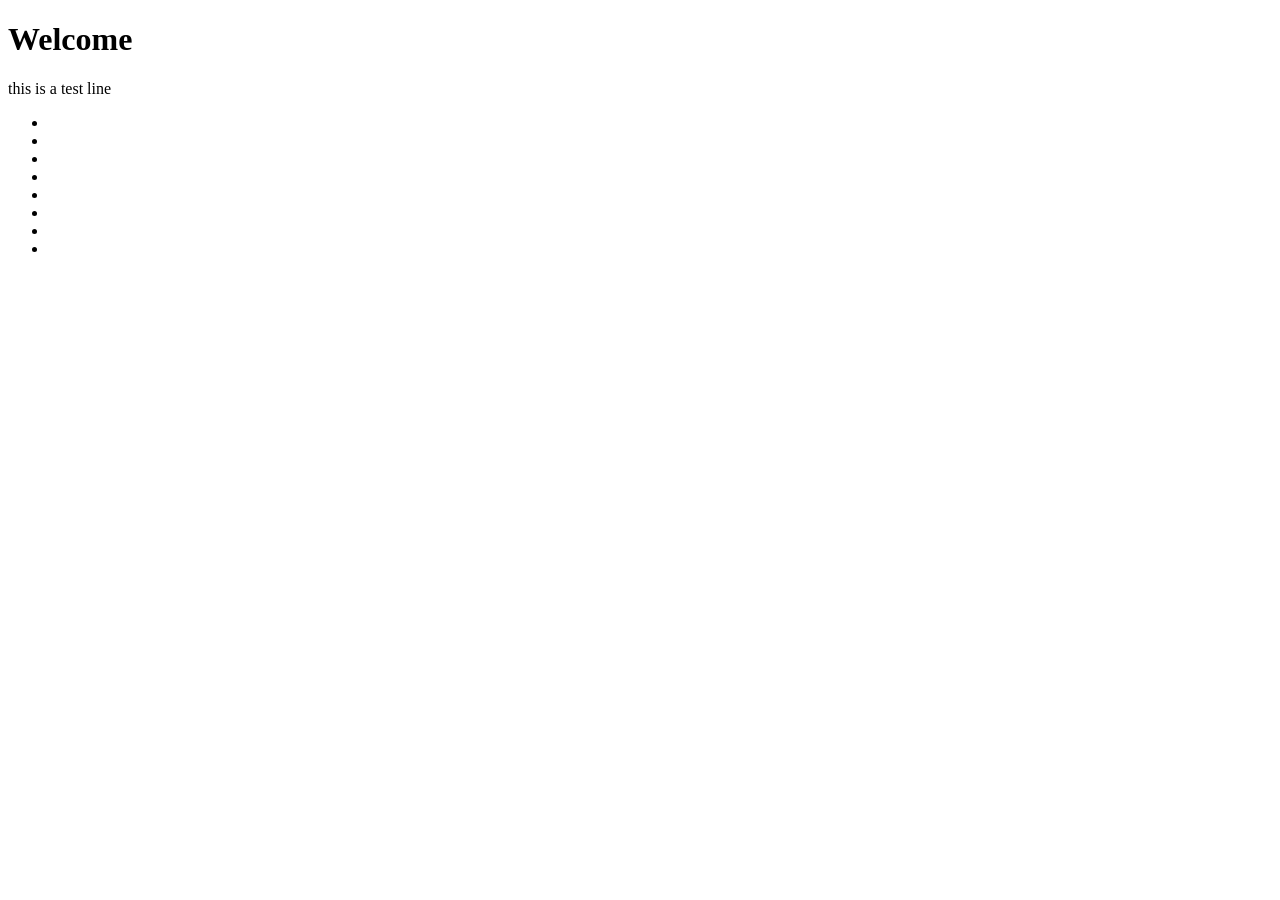
<file: index.html>
<!DOCTYPE html>
<html lang="en">
<head>
    <meta charset="UTF-8">
    <meta name="viewport" content="width=device-width, initial-scale=1.0">
    <title>My Page</title>
</head>
<body>
    <main>
        <h1>Welcome</h1>
        <p> this is a test line </p>
        <ul>
            <li></li>
            <li></li>
            <li></li>
            <li></li>
            <li></li>
            <li></li>
            <li></li>
            <li></li>
        </ul>
    </main>
</body>
</html>
</file>
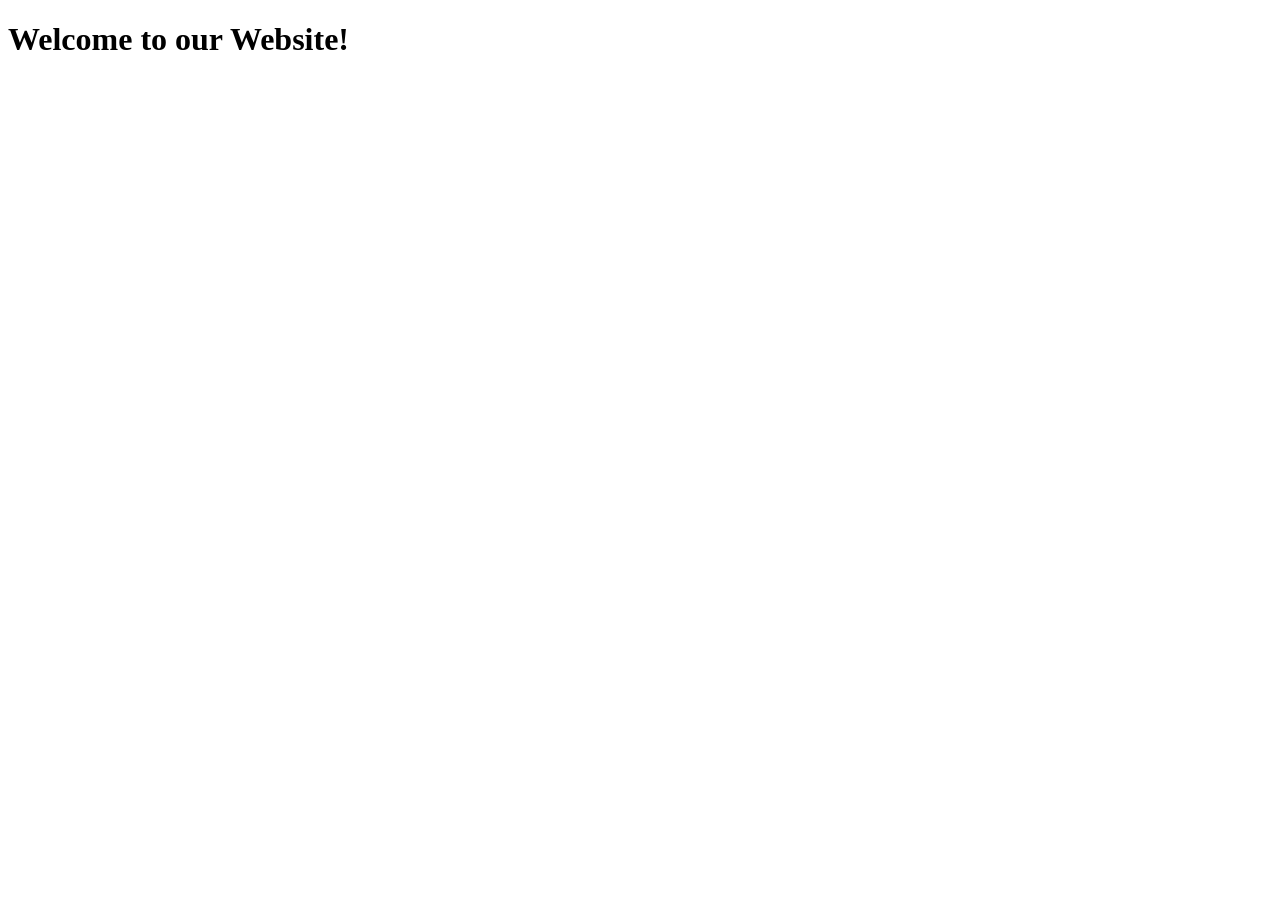
<file: Main_index.html>
<!DOCTYPE html>
<html lang="en">
<head>
    <meta charset="UTF-8">
    <meta name="viewport" content="width=device-width, initial-scale=1.0">
     <title>Website</title>
</head>
<body>
   <h1>Welcome to our Website!</h1>
</body>
</html>
</file>
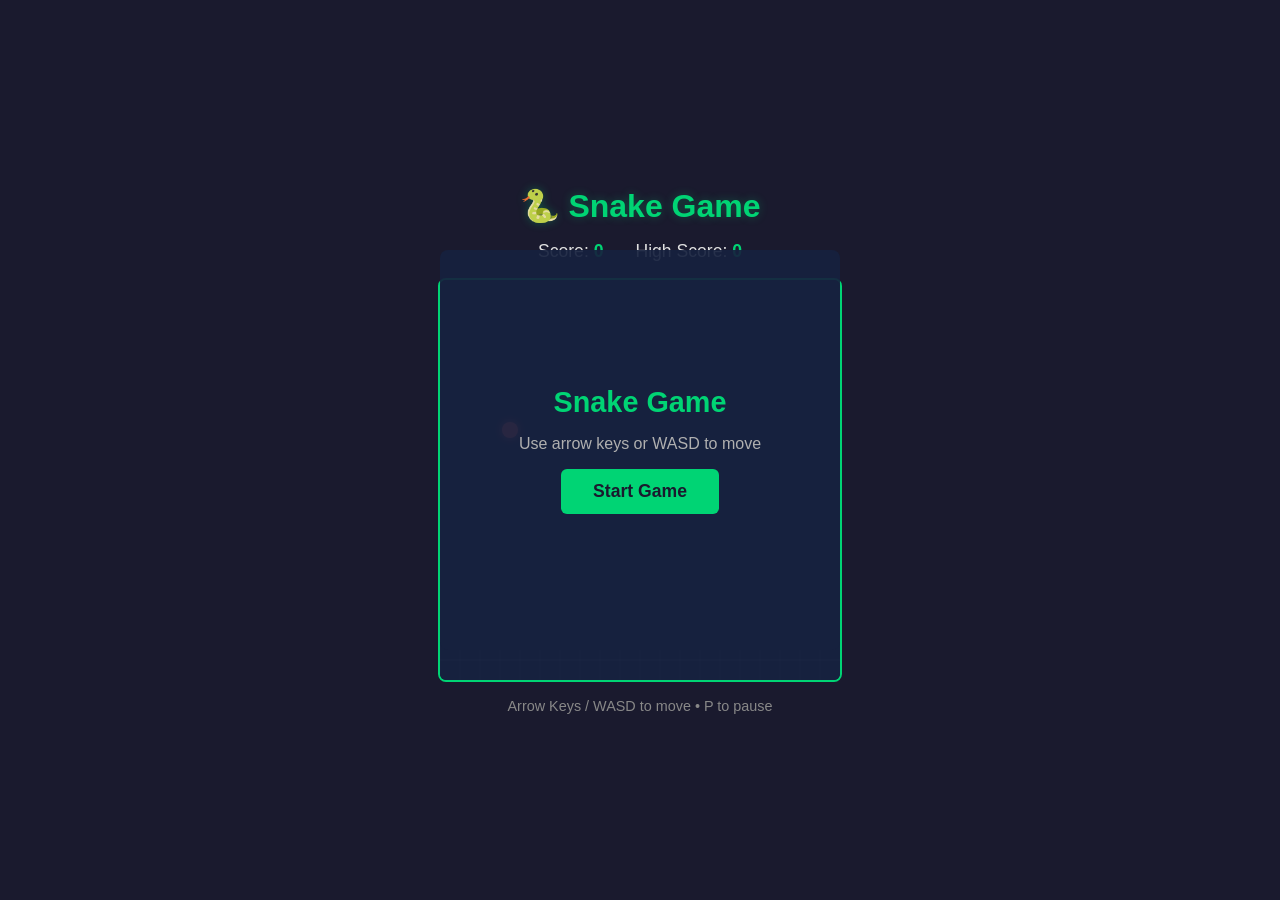
<file: snake.html>
<!DOCTYPE html>
<html lang="en">
<head>
    <meta charset="UTF-8">
    <meta name="viewport" content="width=device-width, initial-scale=1.0">
    <title>Snake Game</title>
    <link rel="stylesheet" href="snake.css">
</head>
<body>
    <div class="game-container">
        <h1>🐍 Snake Game</h1>
        <div class="score-board">
            <span>Score: <strong id="score">0</strong></span>
            <span>High Score: <strong id="high-score">0</strong></span>
        </div>
        <canvas id="game-canvas" width="400" height="400"></canvas>
        <div id="overlay" class="overlay">
            <div class="overlay-content">
                <h2 id="overlay-title">Snake Game</h2>
                <p id="overlay-message">Use arrow keys or WASD to move</p>
                <button id="start-btn">Start Game</button>
            </div>
        </div>
        <div class="controls">
            <p>Arrow Keys / WASD to move &bull; P to pause</p>
        </div>
        <div class="mobile-controls">
            <button class="control-btn" id="btn-up">▲</button>
            <div class="control-row">
                <button class="control-btn" id="btn-left">◀</button>
                <button class="control-btn" id="btn-down">▼</button>
                <button class="control-btn" id="btn-right">▶</button>
            </div>
        </div>
    </div>
    <script src="snake.js"></script>
</body>
</html>
</file>
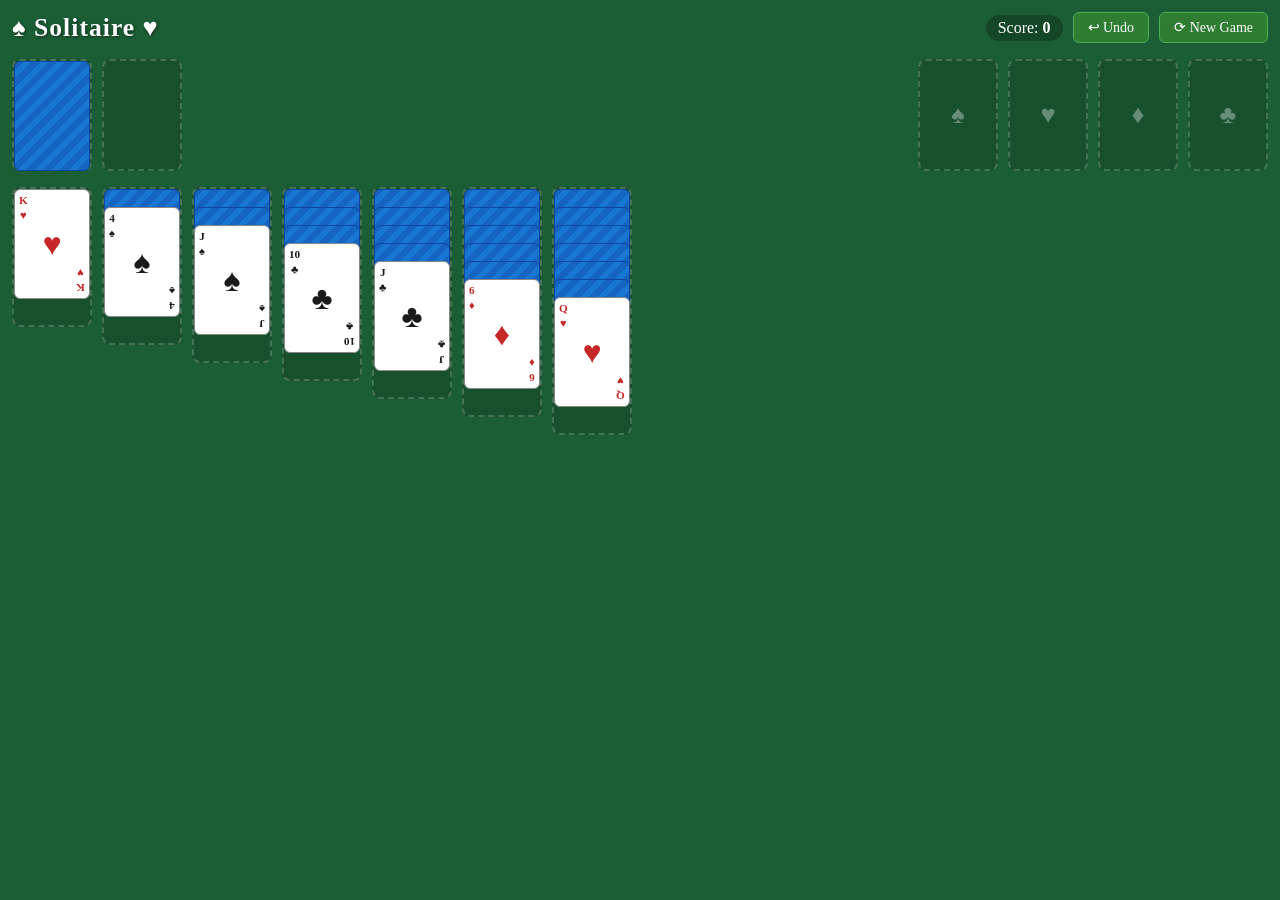
<file: solitaire.html>
<!DOCTYPE html>
<html lang="en">
<head>
  <meta charset="UTF-8">
  <meta name="viewport" content="width=device-width, initial-scale=1.0">
  <title>Solitaire</title>
  <link rel="stylesheet" href="solitaire.css">
</head>
<body>
  <div id="app">
    <header id="header">
      <h1>♠ Solitaire ♥</h1>
      <div class="controls">
        <span class="score-display">Score: <strong id="score">0</strong></span>
        <button id="btn-undo">↩ Undo</button>
        <button id="btn-new">⟳ New Game</button>
      </div>
    </header>

    <div id="top-row">
      <div id="stock" class="pile" title="Click to draw"></div>
      <div id="waste" class="pile"></div>
      <div class="spacer"></div>
      <div id="foundation-0" class="pile foundation"></div>
      <div id="foundation-1" class="pile foundation"></div>
      <div id="foundation-2" class="pile foundation"></div>
      <div id="foundation-3" class="pile foundation"></div>
    </div>

    <div id="tableau">
      <div id="col-0" class="pile tableau-col"></div>
      <div id="col-1" class="pile tableau-col"></div>
      <div id="col-2" class="pile tableau-col"></div>
      <div id="col-3" class="pile tableau-col"></div>
      <div id="col-4" class="pile tableau-col"></div>
      <div id="col-5" class="pile tableau-col"></div>
      <div id="col-6" class="pile tableau-col"></div>
    </div>
  </div>

  <div id="win-overlay" class="hidden">
    <div class="win-dialog">
      <div class="win-emoji">🎉</div>
      <h2>You Won!</h2>
      <p>Final Score: <strong id="final-score">0</strong></p>
      <button id="btn-play-again">Play Again</button>
    </div>
  </div>

  <script src="solitaire.js"></script>
</body>
</html>
</file>
<file: snake.css>
* {
    margin: 0;
    padding: 0;
    box-sizing: border-box;
}

body {
    background-color: #1a1a2e;
    color: #e0e0e0;
    font-family: 'Segoe UI', Tahoma, Geneva, Verdana, sans-serif;
    display: flex;
    justify-content: center;
    align-items: center;
    min-height: 100vh;
}

.game-container {
    text-align: center;
    position: relative;
    display: flex;
    flex-direction: column;
    align-items: center;
    gap: 16px;
}

h1 {
    font-size: 2rem;
    color: #00d474;
    text-shadow: 0 0 10px rgba(0, 212, 116, 0.3);
}

.score-board {
    display: flex;
    gap: 32px;
    font-size: 1.1rem;
}

.score-board strong {
    color: #00d474;
}

#game-canvas {
    border: 2px solid #00d474;
    border-radius: 8px;
    background-color: #16213e;
    display: block;
}

.overlay {
    position: absolute;
    top: 50%;
    left: 50%;
    transform: translate(-50%, -50%);
    width: 400px;
    height: 400px;
    background: rgba(22, 33, 62, 0.92);
    border-radius: 8px;
    display: flex;
    justify-content: center;
    align-items: center;
    z-index: 10;
}

.overlay.hidden {
    display: none;
}

.overlay-content {
    display: flex;
    flex-direction: column;
    align-items: center;
    gap: 16px;
}

.overlay-content h2 {
    font-size: 1.8rem;
    color: #00d474;
}

.overlay-content p {
    color: #b0b0b0;
    font-size: 1rem;
}

#start-btn {
    padding: 12px 32px;
    font-size: 1.1rem;
    border: none;
    border-radius: 6px;
    background: #00d474;
    color: #1a1a2e;
    font-weight: bold;
    cursor: pointer;
    transition: background 0.2s, transform 0.1s;
}

#start-btn:hover {
    background: #00f587;
    transform: scale(1.05);
}

#start-btn:active {
    transform: scale(0.97);
}

.controls {
    color: #888;
    font-size: 0.9rem;
}

.mobile-controls {
    display: none;
    flex-direction: column;
    align-items: center;
    gap: 4px;
    margin-top: 8px;
}

.control-row {
    display: flex;
    gap: 4px;
}

.control-btn {
    width: 56px;
    height: 56px;
    font-size: 1.4rem;
    border: 2px solid #00d474;
    border-radius: 8px;
    background: #16213e;
    color: #00d474;
    cursor: pointer;
    user-select: none;
    -webkit-user-select: none;
    touch-action: manipulation;
}

.control-btn:active {
    background: #00d474;
    color: #1a1a2e;
}

@media (max-width: 500px) {
    #game-canvas {
        transform: scale(0.8);
        transform-origin: top center;
    }

    .overlay {
        transform: scale(0.8);
        transform-origin: top center;
    }

    .mobile-controls {
        display: flex;
    }

    .controls {
        display: none;
    }
}
</file>
<file: solitaire.css>
*, *::before, *::after {
  box-sizing: border-box;
  margin: 0;
  padding: 0;
}

body {
  background: #1b5e35;
  min-height: 100vh;
  font-family: Georgia, 'Times New Roman', serif;
  color: #fff;
  padding: 12px;
}

/* ─── Header ─────────────────────────────────────────────────── */

#header {
  display: flex;
  align-items: center;
  justify-content: space-between;
  margin-bottom: 16px;
  flex-wrap: wrap;
  gap: 8px;
}

#header h1 {
  font-size: 1.6rem;
  text-shadow: 1px 1px 3px rgba(0, 0, 0, .5);
  letter-spacing: .04em;
}

.controls {
  display: flex;
  align-items: center;
  gap: 10px;
  flex-wrap: wrap;
}

.score-display {
  font-size: 1rem;
  background: rgba(0, 0, 0, .25);
  padding: 4px 12px;
  border-radius: 20px;
}

button {
  padding: 6px 14px;
  background: #2e7d32;
  border: 1px solid #4caf50;
  color: #fff;
  border-radius: 6px;
  cursor: pointer;
  font-size: .875rem;
  font-family: inherit;
  transition: background .15s;
}

button:hover  { background: #388e3c; }
button:active { background: #1b5e20; }

/* ─── Layout ─────────────────────────────────────────────────── */

#top-row {
  display: flex;
  gap: 10px;
  margin-bottom: 16px;
  align-items: flex-start;
}

.spacer { flex: 1; }

#tableau {
  display: flex;
  gap: 10px;
  align-items: flex-start;
}

/* ─── Piles ──────────────────────────────────────────────────── */

.pile {
  position: relative;
  width: 80px;
  min-height: 112px;
  border-radius: 8px;
  border: 2px dashed rgba(255, 255, 255, .2);
  background: rgba(0, 0, 0, .15);
  flex-shrink: 0;
}

.pile.drag-over {
  background: rgba(255, 255, 150, .15);
  border-color: rgba(255, 255, 100, .5);
}

.tableau-col { min-height: 200px; }

.empty-hint {
  position: absolute;
  inset: 0;
  display: flex;
  align-items: center;
  justify-content: center;
  font-size: 1.6rem;
  opacity: .35;
  pointer-events: none;
  user-select: none;
}

/* ─── Cards ──────────────────────────────────────────────────── */

.card {
  position: absolute;
  width: 76px;
  height: 110px;
  border-radius: 6px;
  border: 1px solid #888;
  user-select: none;
  transition: box-shadow .1s;
}

.card.face-down {
  background: repeating-linear-gradient(
    135deg,
    #1565c0 0px,  #1565c0 6px,
    #1976d2 6px,  #1976d2 12px
  );
  border-color: #0d47a1;
  cursor: default;
}

.card.face-up {
  background: #fff;
  cursor: grab;
}

.card.face-up:active { cursor: grabbing; }

.card.face-up.red     { color: #c62828; }
.card.face-up:not(.red) { color: #1a1a1a; }

.card.selected {
  box-shadow: 0 0 0 3px #ffeb3b, 0 4px 12px rgba(0, 0, 0, .4);
  z-index: 10;
}

.card.dragging { opacity: .35; }

/* Card face layout */
.card-tl,
.card-br {
  position: absolute;
  font-size: .7rem;
  font-weight: bold;
  line-height: 1.3;
  text-align: center;
}

.card-tl { top: 3px; left: 4px; }
.card-br { bottom: 3px; right: 4px; transform: rotate(180deg); }

.card-suit {
  position: absolute;
  top: 50%;
  left: 50%;
  transform: translate(-50%, -50%);
  font-size: 2rem;
  line-height: 1;
}

/* ─── Win overlay ────────────────────────────────────────────── */

#win-overlay {
  position: fixed;
  inset: 0;
  background: rgba(0, 0, 0, .65);
  display: flex;
  align-items: center;
  justify-content: center;
  z-index: 200;
}

#win-overlay.hidden { display: none; }

.win-dialog {
  background: #1b5e35;
  border: 3px solid #4caf50;
  border-radius: 16px;
  padding: 40px 50px;
  text-align: center;
}

.win-emoji          { font-size: 3.5rem; margin-bottom: 8px; }
.win-dialog h2      { font-size: 2rem; margin-bottom: 12px; }
.win-dialog p       { font-size: 1.1rem; margin-bottom: 24px; }
.win-dialog button  { font-size: 1rem; padding: 10px 28px; }
</file>
